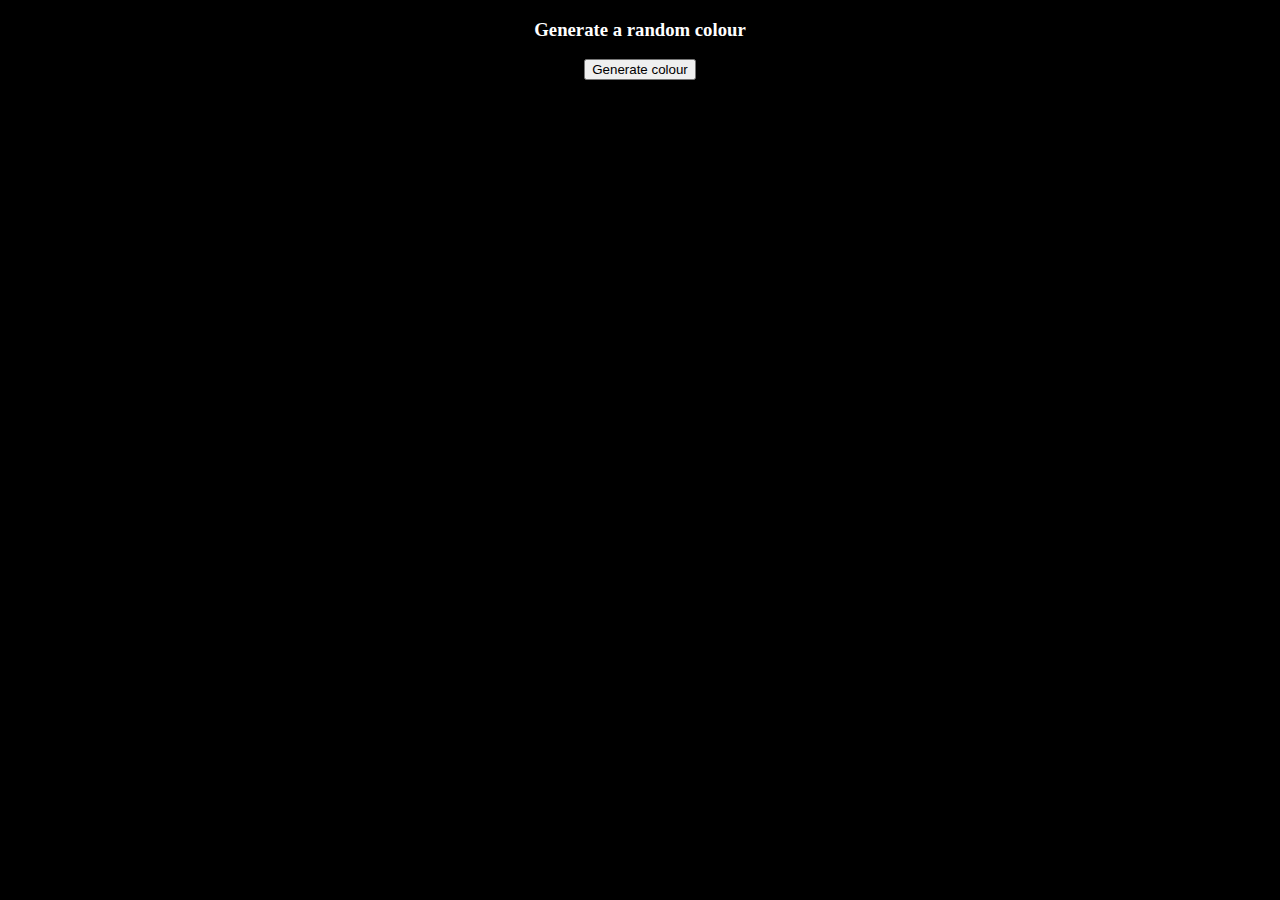
<file: ActivityColour/index.html>
<!DOCTYPE html>
<html lang="en">
<head>
    <meta charset="UTF-8">
    <meta name="viewport" content="width=device-width, initial-scale=1.0">
    <title>Activity</title>
    <link rel="stylesheet" href="style.css">
</head>
<body>

    <h3 style="color: white;">Generate a random colour</h3>
    
     <button>Generate colour</button>
     <br> <br> 
     <div>this is your new colour</div>

    <script src="app.js"></script>

</body>
</html>
</file>
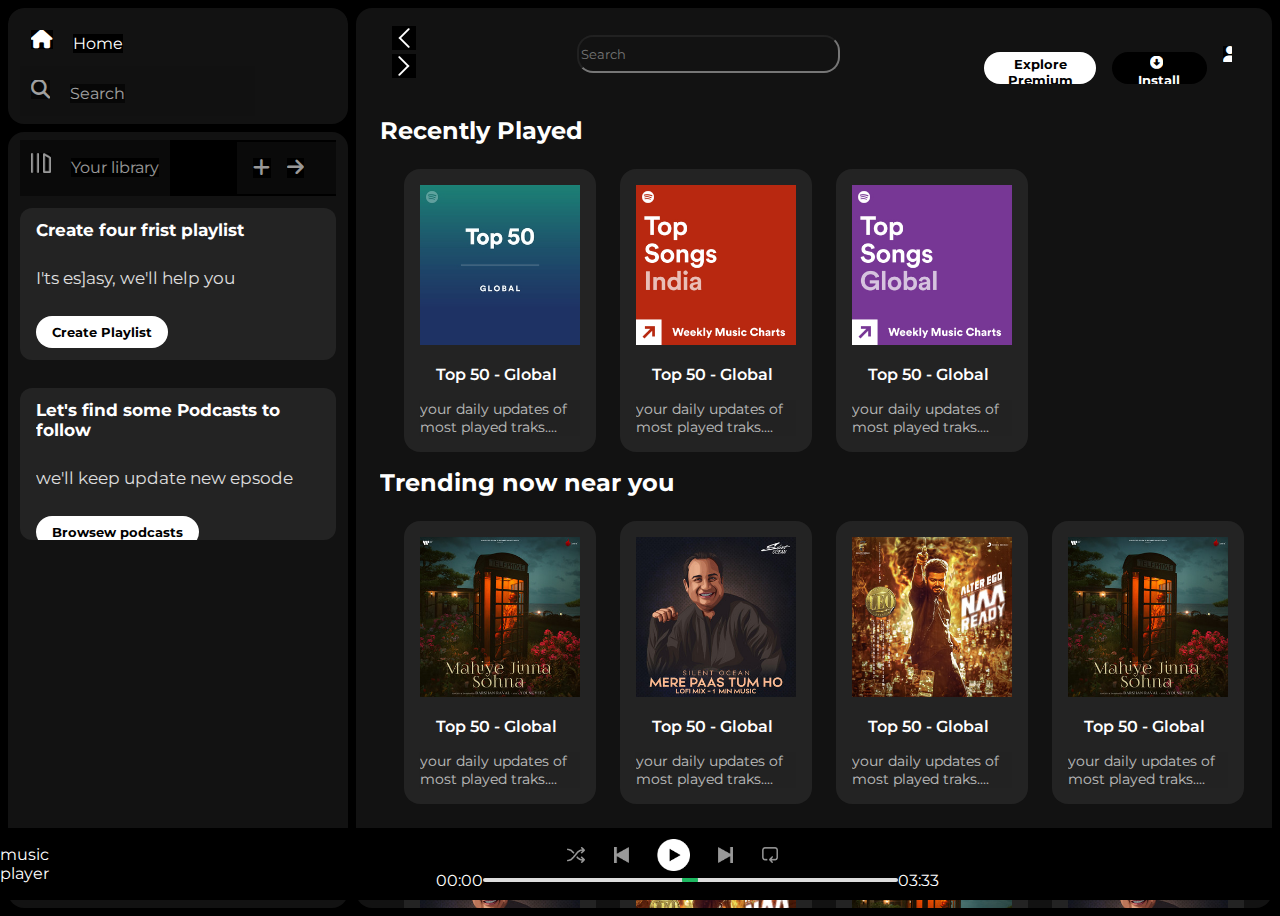
<file: SpotifiveClone/Index.html>
<!DOCTYPE html>
<html lang="en">
<head>
    <meta charset="UTF-8">
    <meta name="viewport" content="width=device-width, initial-scale=1.0">
    <link rel="stylesheet" href="https://cdnjs.cloudflare.com/ajax/libs/font-awesome/6.7.2/css/all.min.css" integrity="sha512-Evv84Mr4kqVGRNSgIGL/F/aIDqQb7xQ2vcrdIwxfjThSH8CSR7PBEakCr51Ck+w+/U6swU2Im1vVX0SVk9ABhg==" crossorigin="anonymous" referrerpolicy="no-referrer" />
    <link rel="icon" href="logo.png">
   
    <title>Spotify - Web Player: Music For Everyone</title>
    <link rel="stylesheet" href="Style.css">
<link rel="preconnect" href="https://fonts.googleapis.com">
    <link rel="preconnect" href="https://fonts.gstatic.com" crossorigin>
<link href="https://fonts.googleapis.com/css?family=Montserrat:wght@300;400;500;600;700&display=swap" rel="stylesheet">
</head>
<body>
    <div class="main">
        <div class="sidebar">
            <div class="nav">
               <div class="nav-option " style="opacity: 1;">
                <i class="fa-solid fa-house"></i>
                <a href="#">Home</a>
                </div>
                <div class="nav-option">
                    <i class="fa-duotone fa-solid fa-magnifying-glass"></i>
                    <a href="#">Search</a>
               </div>
            </div>
            <div class="library">
               <div class="option">
                <div class="lib-option nav-option" >
                  <img src="library_icon.png" alt="">
                    <a href="#">Your library</a>
                    </div>
                    <div class="icons nav-option">
                        <i class="fa-solid fa-plus"></i>
                        <i class="fa-solid fa-arrow-right"></i>
                    </div>
               </div>
               <div class="lib-box">
                <div class="box">
                    <p class="box-p1">Create four frist playlist</p>
                    <p class="box-p2">I'ts es]asy, we'll help you</p>
                    <button class="badge">Create Playlist</button>
                </div>

                <div class="box">
                    <p class="box-p1">Let's find some Podcasts to follow</p>
                    <p class="box-p2">we'll keep update new epsode</p>
                    <button class="badge">Browsew podcasts</button>
                </div>
               </div>
            </div>
        </div>
        <div class="main-content">
            <div class="sticky-nav">
                <div class="sticky-nav-icons">
                    <img src="backward_icon.png" alt="">
                    <img src="forward_icon.png" class="hide" alt="">
                </div>
          <div class="sticky-nav-options">
            <input class="form-control me-2 search" type="search" placeholder="Search" aria-label="Search">
            <button class="badge nav-item hide">Explore Premium</button>
            <button class="badge nav-item dark-badge"> <i class="fa-solid fa-circle-down" style="margin-right: 6px;"></i> Install App</button>
            <i class="fa-solid fa-user nav-item"></i>
          </div>
         </div>
           
         <!-- first row -->

            <h2>Recently Played</h2>
            <div class="cards-container" style="background-color: #121212;">
                <div class="card">
                    <img src="card1img.jpeg" class="card-img" alt="">
                    <div class="card-title" style="background-color: #232323;">Top 50 - Global</div>
                    <div class="card-info" style="background-color: #232323;">your daily updates of most played traks....</div>
                </div>

                <div class="card">
                    <img src="card6img.jpeg" class="card-img" alt="">
                    <div class="card-title" style="background-color: #232323;">Top 50 - Global</div>
                    <div class="card-info" style="background-color: #232323;">your daily updates of most played traks....</div>
                </div>
    
                <div class="card">
                    <img src="card5img.jpeg" class="card-img" alt="">
                    <div class="card-title" style="background-color: #232323;">Top 50 - Global</div>
                    <div class="card-info" style="background-color: #232323;">your daily updates of most played traks....</div>
                </div>
            </div>

          <!-- second row -->


            <h2>Trending now near you</h2>
            <div class="cards-container" style="background-color: #121212;">
                <div class="card">
                    <img src="card2img.jpeg" class="card-img" alt="">
                    <div class="card-title" style="background-color: #232323;">Top 50 - Global</div>
                    <div class="card-info" style="background-color: #232323;">your daily updates of most played traks....</div>
                </div>

                <div class="card">
                    <img src="card3img.jpeg" class="card-img" alt="">
                    <div class="card-title" style="background-color: #232323;">Top 50 - Global</div>
                    <div class="card-info" style="background-color: #232323;">your daily updates of most played traks....</div>
                </div>

                <div class="card">
                    <img src="card4img.jpeg" class="card-img" alt="">
                    <div class="card-title" style="background-color: #232323;">Top 50 - Global</div>
                    <div class="card-info" style="background-color: #232323;">your daily updates of most played traks....</div>
                </div>

                <div class="card">
                    <img src="card2img.jpeg" class="card-img" alt="">
                    <div class="card-title" style="background-color: #232323;">Top 50 - Global</div>
                    <div class="card-info" style="background-color: #232323;">your daily updates of most played traks....</div>
                </div>

                <div class="card">
                    <img src="card3img.jpeg" class="card-img" alt="">
                    <div class="card-title" style="background-color: #232323;">Top 50 - Global</div>
                    <div class="card-info" style="background-color: #232323;">your daily updates of most played traks....</div>
                </div>

                <div class="card">
                    <img src="card4img.jpeg" class="card-img" alt="">
                    <div class="card-title" style="background-color: #232323;">Top 50 - Global</div>
                    <div class="card-info" style="background-color: #232323;">your daily updates of most played traks....</div>
                </div>

                <div class="card">
                    <img src="card2img.jpeg" class="card-img" alt="">
                    <div class="card-title" style="background-color: #232323;">Top 50 - Global</div>
                    <div class="card-info" style="background-color: #232323;">your daily updates of most played traks....</div>
                </div>

                <div class="card">
                    <img src="card3img.jpeg" class="card-img" alt="">
                    <div class="card-title" style="background-color: #232323;">Top 50 - Global</div>
                    <div class="card-info" style="background-color: #232323;">your daily updates of most played traks....</div>
                </div>

                <div class="card">
                    <img src="card4img.jpeg" class="card-img" alt="">
                    <div class="card-title" style="background-color: #232323;">Top 50 - Global</div>
                    <div class="card-info" style="background-color: #232323;">your daily updates of most played traks....</div>
                </div>

                <div class="card">
                    <img src="card2img.jpeg" class="card-img" alt="">
                    <div class="card-title" style="background-color: #232323;">Top 50 - Global</div>
                    <div class="card-info" style="background-color: #232323;">your daily updates of most played traks....</div>
                </div>

                <div class="card">
                    <img src="card3img.jpeg" class="card-img" alt="">
                    <div class="card-title" style="background-color: #232323;">Top 50 - Global</div>
                    <div class="card-info" style="background-color: #232323;">your daily updates of most played traks....</div>
                </div>

                <div class="card">
                    <img src="card4img.jpeg" class="card-img" alt="">
                    <div class="card-title" style="background-color: #232323;">Top 50 - Global</div>
                    <div class="card-info" style="background-color: #232323;">your daily updates of most played traks....</div>
                </div>

                <div class="card">
                    <img src="card2img.jpeg" class="card-img" alt="">
                    <div class="card-title" style="background-color: #232323;">Top 50 - Global</div>
                    <div class="card-info" style="background-color: #232323;">your daily updates of most played traks....</div>
                </div>

                <div class="card">
                    <img src="card3img.jpeg" class="card-img" alt="">
                    <div class="card-title" style="background-color: #232323;">Top 50 - Global</div>
                    <div class="card-info" style="background-color: #232323;">your daily updates of most played traks....</div>
                </div>

                <div class="card">
                    <img src="card4img.jpeg" class="card-img" alt="">
                    <div class="card-title" style="background-color: #232323;">Top 50 - Global</div>
                    <div class="card-info" style="background-color: #232323;">your daily updates of most played traks....</div>
                </div>
            </div>

          <!-- Third row -->
         
          <h2>Featured charts</h2>
          <div class="cards-container" style="background-color: #121212;">
              <div class="card">
                  <img src="card6img.jpeg" class="card-img" alt="">
                  <div class="card-title" style="background-color: #232323;">Top 50 - Global</div>
                  <div class="card-info" style="background-color: #232323;">your daily updates of most played traks....</div>
              </div>

              <div class="card">
                  <img src="card5img.jpeg" class="card-img" alt="">
                  <div class="card-title" style="background-color: #232323;">Top 50 - Global</div>
                  <div class="card-info" style="background-color: #232323;">your daily updates of most played traks....</div>
              </div>

              <div class="card">
                  <img src="card1img.jpeg" class="card-img" alt="">
                  <div class="card-title" style="background-color: #232323;">Top 50 - Global</div>
                  <div class="card-info" style="background-color: #232323;">your daily updates of most played traks....</div>
              </div>

              <div class="card">
                <img src="card6img.jpeg" class="card-img" alt="">
                <div class="card-title" style="background-color: #232323;">Top 50 - Global</div>
                <div class="card-info" style="background-color: #232323;">your daily updates of most played traks....</div>
            </div>

            <div class="card">
                <img src="card5img.jpeg" class="card-img" alt="">
                <div class="card-title" style="background-color: #232323;">Top 50 - Global</div>
                <div class="card-info" style="background-color: #232323;">your daily updates of most played traks....</div>
            </div>

            <div class="card">
                <img src="card1img.jpeg" class="card-img" alt="">
                <div class="card-title" style="background-color: #232323;">Top 50 - Global</div>
                <div class="card-info" style="background-color: #232323;">your daily updates of most played traks....</div>
            </div>

            <div class="card">
                <img src="card6img.jpeg" class="card-img" alt="">
                <div class="card-title" style="background-color: #232323;">Top 50 - Global</div>
                <div class="card-info" style="background-color: #232323;">your daily updates of most played traks....</div>
            </div>

            <div class="card">
                <img src="card5img.jpeg" class="card-img" alt="">
                <div class="card-title" style="background-color: #232323;">Top 50 - Global</div>
                <div class="card-info" style="background-color: #232323;">your daily updates of most played traks....</div>
            </div>

            <div class="card">
                <img src="card1img.jpeg" class="card-img" alt="">
                <div class="card-title" style="background-color: #232323;">Top 50 - Global</div>
                <div class="card-info" style="background-color: #232323;">your daily updates of most played traks....</div>
            </div>

            <div class="card">
                <img src="card6img.jpeg" class="card-img" alt="">
                <div class="card-title" style="background-color: #232323;">Top 50 - Global</div>
                <div class="card-info" style="background-color: #232323;">your daily updates of most played traks....</div>
            </div>

            <div class="card">
                <img src="card5img.jpeg" class="card-img" alt="">
                <div class="card-title" style="background-color: #232323;">Top 50 - Global</div>
                <div class="card-info" style="background-color: #232323;">your daily updates of most played traks....</div>
            </div>

            <div class="card">
                <img src="card1img.jpeg" class="card-img" alt="">
                <div class="card-title" style="background-color: #232323;">Top 50 - Global</div>
                <div class="card-info" style="background-color: #232323;">your daily updates of most played traks....</div>
            </div>

            <div class="card">
                <img src="card6img.jpeg" class="card-img" alt="">
                <div class="card-title" style="background-color: #232323;">Top 50 - Global</div>
                <div class="card-info" style="background-color: #232323;">your daily updates of most played traks....</div>
            </div>

            <div class="card">
                <img src="card5img.jpeg" class="card-img" alt="">
                <div class="card-title" style="background-color: #232323;">Top 50 - Global</div>
                <div class="card-info" style="background-color: #232323;">your daily updates of most played traks....</div>
            </div>

            <div class="card">
                <img src="card1img.jpeg" class="card-img" alt="">
                <div class="card-title" style="background-color: #232323;">Top 50 - Global</div>
                <div class="card-info" style="background-color: #232323;">your daily updates of most played traks....</div>
            </div>
          </div> 

          <!-- fourth row -->
          <h2>Trending now near you</h2>
          <div class="cards-container" style="background-color: #121212;">
              <div class="card">
                  <img src="card2img.jpeg" class="card-img" alt="">
                  <div class="card-title" style="background-color: #232323;">Top 50 - Global</div>
                  <div class="card-info" style="background-color: #232323;">your daily updates of most played traks....</div>
              </div>

              <div class="card">
                  <img src="card3img.jpeg" class="card-img" alt="">
                  <div class="card-title" style="background-color: #232323;">Top 50 - Global</div>
                  <div class="card-info" style="background-color: #232323;">your daily updates of most played traks....</div>
              </div>

              <div class="card">
                  <img src="card2img.jpeg" class="card-img" alt="">
                  <div class="card-title" style="background-color: #232323;">Top 50 - Global</div>
                  <div class="card-info" style="background-color: #232323;">your daily updates of most played traks....</div>
              </div>

              <div class="card">
                  <img src="card4img.jpeg" class="card-img" alt="">
                  <div class="card-title" style="background-color: #232323;">Top 50 - Global</div>
                  <div class="card-info" style="background-color: #232323;">your daily updates of most played traks....</div>
              </div>
          </div>



          <div class="footer">
            <div class="line"></div>


          </div>
        </div>
       
    </div>
    
        <div class="music-player">music player
            <div class="album"></div>



            <div class="player">
                <div class="player-controls">
                    <img src="player_icon1.png" alt="" class="player-controls-icon">
                    <img src="player_icon2.png" alt="" class="player-controls-icon">
                    <img src="player_icon3.png" alt="" class="player-controls-icon" style="opacity: 1; height: 2rem;">
                    <img src="player_icon4.png" alt="" class="player-controls-icon">
                    <img src="player_icon5.png" alt="" class="player-controls-icon">
                </div>
                <div class="playback-bar">
                   <span class="curr-time">00:00</span>
                   <input type="range" min="0" max="100" class="progress-bar" step="1">
                   <span class="tot-time">03:33</span>
                </div>
            </div>



            <div class="controls"></div>
        </div>
    </div>
    
</body>
</html>
</file>
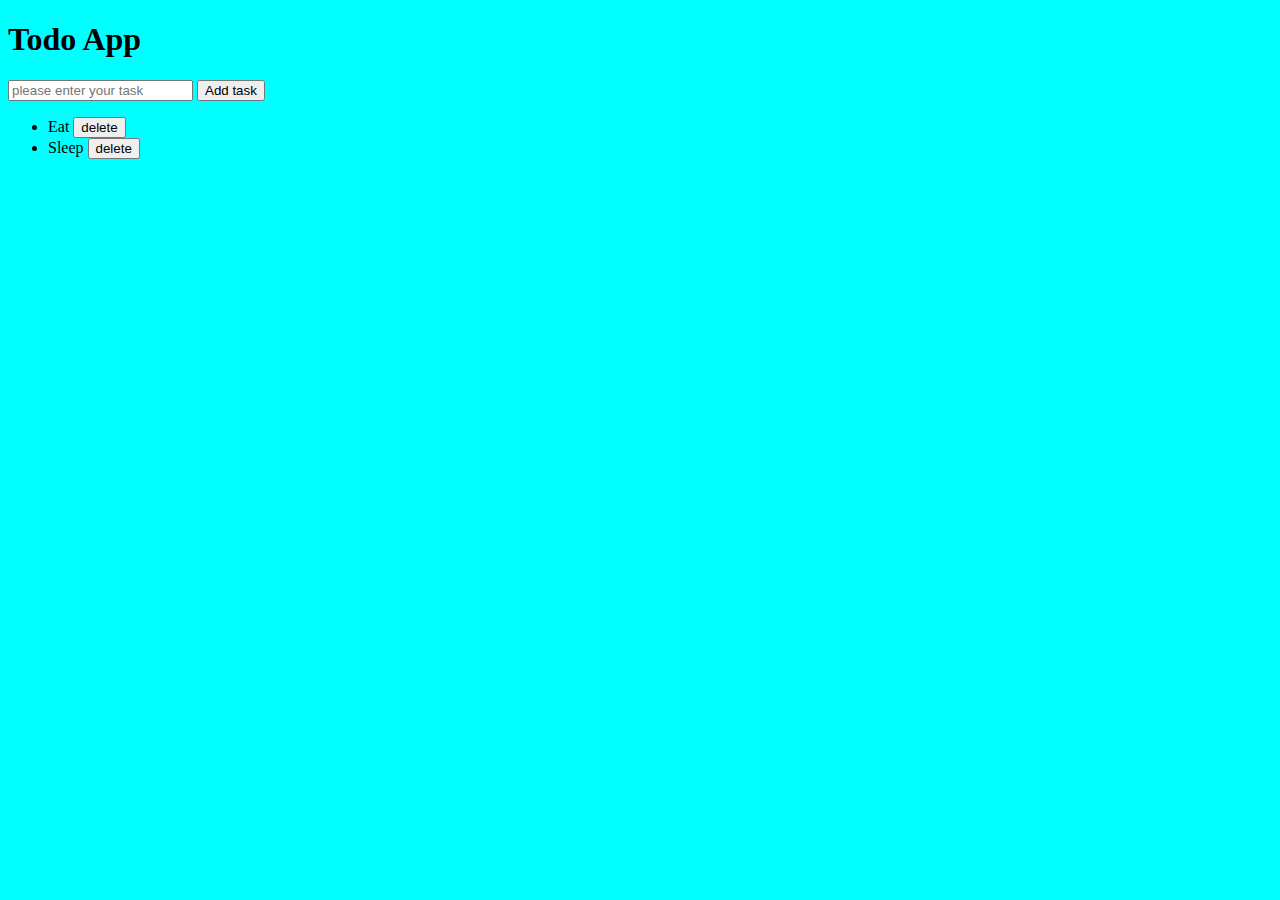
<file: todolist/index.html>
<!DOCTYPE html>
<html lang="en">
<head>
    <meta charset="UTF-8">
    <meta name="viewport" content="width=device-width, initial-scale=1.0">
    <title>todolist</title>
    <link rel="stylesheet" href="style.css">
</head>
<body>

    <h1>Todo App</h1>
    <input type="text" placeholder="please enter your task">
    <button>Add task</button>
    <ul>
        <li>Eat <button id="delete">delete</button> </li>
        <li>Sleep <button id="delete">delete</button> </li>
    </ul>
    
    <script src="app.js"></script>
</body>
</html>
</file>
<file: ActivityColour/style.css>
body{
    text-align: center;
    background-color: black;
    
}
div{
    height: 100px;
    width: 500px;
    border: 1px solid black;
    margin: auto;
    padding-top: 1px;

}
</file>
<file: SpotifiveClone/Style.css>
*{
    font-family: 'montserrat', sans-serif;
    margin: 0;
    background-color: #000;
    color: #fff;
    overflow: hidden;
}

.main{
    display: flex;
    height: 100vh;
    padding: 0.5rem;
   
   
}

.sidebar{
    background-color: #000;
    width: 340px;
    border-radius: 1rem;  /*1rem = 16px*/
    margin-right: 0.5rem;
}

.main-content{
    background-color: #121212;
     flex: 1;
     border-radius: 1rem;  /*1rem = 16px*/
     overflow: auto;
     padding: 0 1.5rem 0 1.5rem;
}

.music-player{
    background-color:black;
    position: fixed;
    /* position: absolute; */
    width: 100%;
    bottom: 0px;
    height: 72px;
}

a{
    text-decoration: none;
    color: #fff;
}
.nav{
    background-color: #121212;
    border-radius: 1rem;
    display: flex;
    flex-direction: column;
    justify-content: center;
    height: 100px;
    padding: 0.5rem 0.75rem;
}
.nav-option{
    line-height: 2.5rem;
    opacity: 0.6;
    padding: 0.5rem 0.7rem;
    background-color: #121212;
}

.nav-option:hover{
     opacity: 1;
}

.nav-option i{
    font-size: 1.2rem;
}

.nav-option a{
    font-size: 1rem;
    margin-left: 1rem;
}
.library{
    background-color: #121212;
    border-radius: 1rem;
    height: 100%;
    margin-top: 0.5rem;
    padding: 0.5rem 0.75rem;
   
}

 .search{
width: 25rem;
background-color: #121212;
border-radius: 1rem;
appearance: none;
justify-content: center;
align-items: center;
margin: 0 9rem 0 9rem;

height: 2.4rem;

}
.option{
    display: flex;
    justify-content: space-between;
    align-items: center;
}
.lib-option img{
    height: 1.25rem;
    width: 1.25rem;
}

.icons{
    font-size: 1.3rem;
   display: flex;
   padding: 1rem;
   opacity: 0.6;
   
}
.icons i {
    
    margin-right: 1rem;
   
}
.icons i:hover{
    opacity: 1;
}
.box{
    background-color: #232323;
    height: 8rem;
    border-radius: 0.75rem;
    margin: 0.75rem 0  1.75rem 0;
    padding: 0.75rem 1rem;
}
.box-p1{
    font-size: 1.05rem;
    font-weight: 700;
    background-color: #232323;
    
}
.box-p2{
    font-size: 1.05rem;
    opacity: 0.85;
    background-color: #232323;
    margin-top: 1.75rem;
}
.badge{
    background-color: #fff;
    border-radius: 6.25rem;
    border: none;
    padding: 0.25rem 1rem;
    font-weight: 700;
    color: #000;
    margin-top: 1.75rem;
    height: 2rem;
    width: fit-content;
   
}
.dark-badge{
    background-color: #000;
    color: #fff;
}
.lib-box{
    background-color: #121212;
}
.sticky-nav{
    position: sticky;
    top: 0;
    background-color: #121212;
    display: flex;
    justify-content: space-between;
    align-items: center;
    padding: 1rem 0 1rem 0;
    z-index: 10;;
}
.sticky-nav-icons{
    margin-left: 0.75rem;
    background-color: #121212;
}
.sticky-nav-options{
    display: flex;
    justify-content: center;
    align-items: center;
    background-color: #121212;
}
.nav-item{
    margin-right: 1rem;
}

@media(max-width: 1000px){
    .hide{
        display: none;
    }
}
.card{
    margin-top: 1.5rem;
    background-color: #232323;
    width: 160px;
    border-radius: 1rem;
   padding: 1rem;
    margin-left: 1.5rem;
}

.cards-container{
    
   display: flex;
   flex-wrap: wrap;
  
}
h2{
    background-color: #121212;
    padding:  1rem 0 0 0 ;
}
.card-img{
    width: 100%;
}
.card-title{
    font-weight: 600;
    padding: 1rem;
}
.card-info{
    font-size: 0.9rem;
    opacity: 0.7;
}
.footer{
    height: 300px;
    display: flex;
    align-items: center;
    justify-content: center;

}

.line{
    width: 90%;
    height: 50%;
    border-top: 1px solid white;
    opacity: 0.4;
}
.music-player{
    display: flex;
    justify-content: space-between;
    align-items: center;
}
.album{
    width: 25%;
    /* background-color: pink; */
}

.player{
    width: 50%;
    /* background-color: orange; */
}
.controls{
    width: 25%;
    /* background-color: green; */
}
.player-controls{
    display: flex;
    justify-content: center;
    align-items: center;
   
}

.player-controls-icon{
    height: 1rem;
    margin-right: 1.8rem;
    opacity: 0.6;
}
.player-controls-icon:hover{
    opacity: 1;
}

.playback-bar{
    display: flex;
    justify-content: center;
    align-items: center;
    
}
.progress-bar{
    width: 70%;
    appearance: none;
    background-color: transparent;
    cursor: pointer;
}

.progress-bar::-webkit-slider-runnable-track{
       background-color: #ddd;
       border-radius: 100px;
       height: 0.30rem;
}
.progress-bar::-webkit-slider-thumb{
    appearance: none;
    height: 1rem;
    width: 1rem;
    background-color: #1db760;
    border-radius: 50%;
   margin-top: -6px;
}
</file>
<file: todolist/style.css>
body{
    background-color: aqua;
}
</file>
